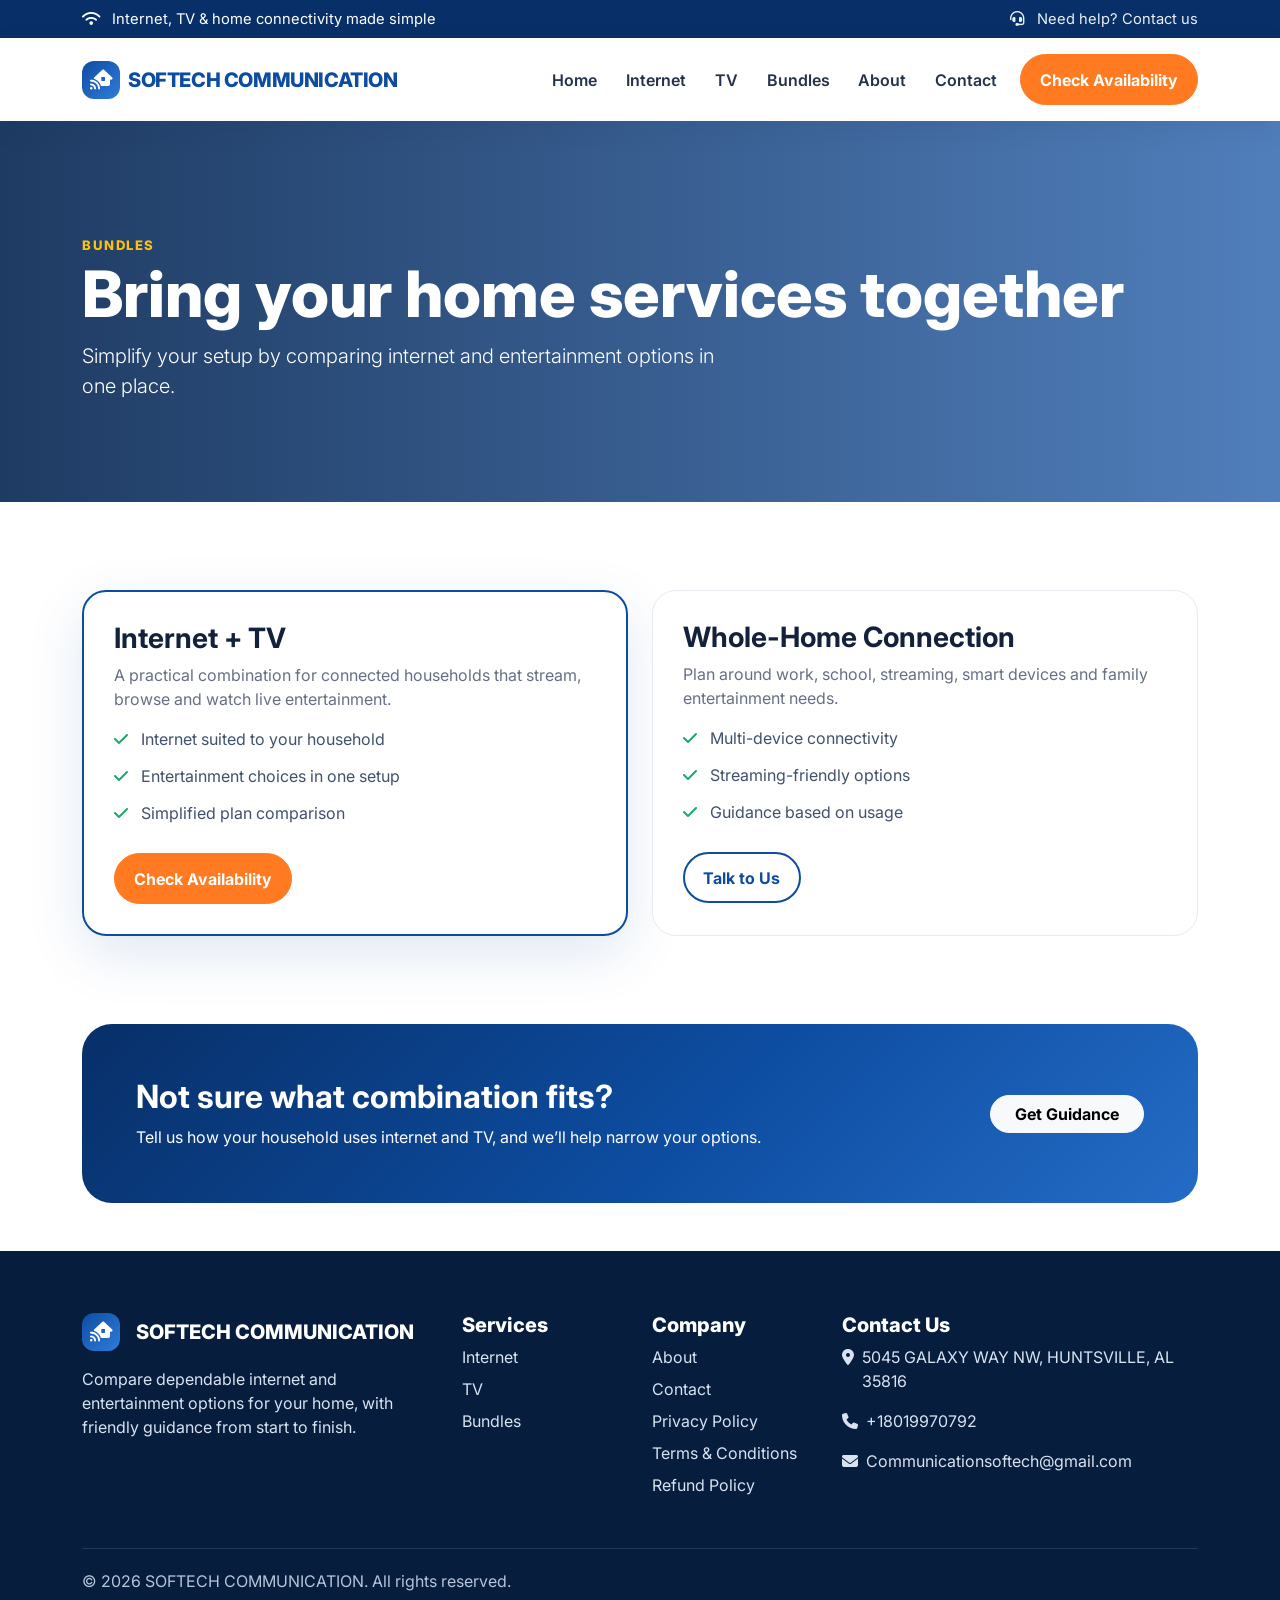
<file: bundles.html>
<!DOCTYPE html>
<html lang="en">
 <head>
  <meta charset="utf-8"/>
  <meta content="width=device-width,initial-scale=1" name="viewport"/>
  <title>
   Bundles - SOFTECH COMMUNICATION
  </title>
  <meta content="Compare internet, TV and home connectivity options with SOFTECH COMMUNICATION." name="description"/>
  <link href="https://fonts.googleapis.com" rel="preconnect"/>
  <link crossorigin="" href="https://fonts.gstatic.com" rel="preconnect"/>
  <link href="https://fonts.googleapis.com/css2?family=Inter:wght@400;500;600;700;800&amp;display=swap" rel="stylesheet"/>
  <link href="https://cdn.jsdelivr.net/npm/bootstrap@5.3.3/dist/css/bootstrap.min.css" rel="stylesheet"/>
  <link href="https://cdnjs.cloudflare.com/ajax/libs/font-awesome/6.7.2/css/all.min.css" rel="stylesheet"/>
  <link href="assets/css/style.css" rel="stylesheet"/>
 </head>
 <body>
  <div class="topbar py-2">
   <div class="container d-flex flex-wrap justify-content-between gap-2">
    <span>
     <i class="fa-solid fa-wifi me-2">
     </i>
     Internet, TV &amp; home connectivity made simple
    </span>
    <a href="contact.html">
     <i class="fa-solid fa-headset me-2">
     </i>
     Need help? Contact us
    </a>
   </div>
  </div>
  <nav class="navbar navbar-expand-lg navbar-light sticky-top">
   <div class="container py-2">
    <a class="navbar-brand d-flex align-items-center" href="index.html">
     <span class="brand-mark">
      <i class="fa-solid fa-house-signal">
      </i>
     </span>
     SOFTECH COMMUNICATION
    </a>
    <button class="navbar-toggler" data-bs-target="#mainNav" data-bs-toggle="collapse" type="button">
     <span class="navbar-toggler-icon">
     </span>
    </button>
    <div class="collapse navbar-collapse" id="mainNav">
     <ul class="navbar-nav ms-auto align-items-lg-center">
      <li class="nav-item">
       <a class="nav-link" href="index.html">
        Home
       </a>
      </li>
      <li class="nav-item">
       <a class="nav-link" href="internet.html">
        Internet
       </a>
      </li>
      <li class="nav-item">
       <a class="nav-link" href="tv.html">
        TV
       </a>
      </li>
      <li class="nav-item">
       <a class="nav-link" href="bundles.html">
        Bundles
       </a>
      </li>
      <li class="nav-item">
       <a class="nav-link" href="about.html">
        About
       </a>
      </li>
      <li class="nav-item">
       <a class="nav-link" href="contact.html">
        Contact
       </a>
      </li>
      <li class="nav-item ms-lg-2">
       <a class="btn btn-brand" href="contact.html">
        Check Availability
       </a>
      </li>
     </ul>
    </div>
   </div>
  </nav>
  <section class="inner-hero">
   <div class="container">
    <div class="section-kicker text-warning">
     Bundles
    </div>
    <h1>
     Bring your home services together
    </h1>
    <p class="lead col-lg-7">
     Simplify your setup by comparing internet and entertainment options in one place.
    </p>
   </div>
  </section>
  <section class="section-pad">
   <div class="container">
    <div class="row g-4">
     <div class="col-lg-6">
      <div class="plan-card featured">
       <h3 class="fw-bold">
        Internet + TV
       </h3>
       <p class="text-muted2">
        A practical combination for connected households that stream, browse and watch live entertainment.
       </p>
       <ul class="check-list">
        <li>
         <i class="fa-solid fa-check">
         </i>
         Internet suited to your household
        </li>
        <li>
         <i class="fa-solid fa-check">
         </i>
         Entertainment choices in one setup
        </li>
        <li>
         <i class="fa-solid fa-check">
         </i>
         Simplified plan comparison
        </li>
       </ul>
       <a class="btn btn-brand mt-3" href="contact.html">
        Check Availability
       </a>
      </div>
     </div>
     <div class="col-lg-6">
      <div class="plan-card">
       <h3 class="fw-bold">
        Whole-Home Connection
       </h3>
       <p class="text-muted2">
        Plan around work, school, streaming, smart devices and family entertainment needs.
       </p>
       <ul class="check-list">
        <li>
         <i class="fa-solid fa-check">
         </i>
         Multi-device connectivity
        </li>
        <li>
         <i class="fa-solid fa-check">
         </i>
         Streaming-friendly options
        </li>
        <li>
         <i class="fa-solid fa-check">
         </i>
         Guidance based on usage
        </li>
       </ul>
       <a class="btn btn-outline-brand mt-3" href="contact.html">
        Talk to Us
       </a>
      </div>
     </div>
    </div>
   </div>
  </section>
  <section class="pb-5">
   <div class="container">
    <div class="cta">
     <div class="row align-items-center g-4">
      <div class="col-lg-8">
       <h2 class="fw-bold">
        Not sure what combination fits?
       </h2>
       <p class="mb-0">
        Tell us how your household uses internet and TV, and we’ll help narrow your options.
       </p>
      </div>
      <div class="col-lg-4 text-lg-end">
       <a class="btn btn-light rounded-pill fw-bold px-4" href="contact.html">
        Get Guidance
       </a>
      </div>
     </div>
    </div>
   </div>
  </section>
  <footer>
    <div class="container">
        <div class="row g-4">

            <!-- Company Info -->
            <div class="col-lg-4">
                <h5 class="d-flex align-items-center gap-2">
                    <span class="brand-mark">
                        <i class="fa-solid fa-house-signal"></i>
                    </span>
                    SOFTECH COMMUNICATION
                </h5>

                <p class="mt-3 mb-0">
                    Compare dependable internet and entertainment options for your home,
                    with friendly guidance from start to finish.
                </p>
            </div>

            <!-- Services -->
            <div class="col-6 col-lg-2">
                <h5>Services</h5>

                <ul class="list-unstyled">
                    <li class="mb-2">
                        <a href="internet.html">Internet</a>
                    </li>

                    <li class="mb-2">
                        <a href="tv.html">TV</a>
                    </li>

                    <li class="mb-2">
                        <a href="bundles.html">Bundles</a>
                    </li>
                </ul>
            </div>

            <!-- Company -->
            <div class="col-6 col-lg-2">
                <h5>Company</h5>

                <ul class="list-unstyled">
                    <li class="mb-2">
                        <a href="about.html">About</a>
                    </li>

                    <li class="mb-2">
                        <a href="contact.html">Contact</a>
                    </li>

                    <li class="mb-2">
                        <a href="privacy.html">Privacy Policy</a>
                    </li>

                   <li class="mb-2">
                        <a href="terms.html">Terms &amp; Conditions</a>
                    </li>
                    <li class="mb-2">
                        <a href="refund.html">Refund Policy</a>
                    </li>
                </ul>
            </div>

            <!-- Contact Info -->
            <div class="col-lg-4">
                <h5>Contact Us</h5>

                <ul class="list-unstyled footer-contact">

                    <li class="mb-3 d-flex align-items-start gap-2">
                        <i class="fa-solid fa-location-dot mt-1"></i>
                        <span>
                            5045 GALAXY WAY NW, HUNTSVILLE, AL 35816
                        </span>
                    </li>

                    <li class="mb-3 d-flex align-items-center gap-2">
                        <i class="fa-solid fa-phone"></i>
                        <a href="tel:+18019970792">
                            +18019970792
                        </a>
                    </li>

                    <li class="mb-3 d-flex align-items-center gap-2">
                        <i class="fa-solid fa-envelope"></i>
                        <a href="mailto:Communicationsoftech@gmail.com">
                            Communicationsoftech@gmail.com
                        </a>
                    </li>

                </ul>
            </div>

        </div>

        <!-- Footer Bottom -->
        <div class="footer-bottom d-flex flex-wrap justify-content-between gap-2">
            <span>
                © <span class="current-year"></span>
                SOFTECH COMMUNICATION. All rights reserved.
            </span>

          
        </div>
    </div>
</footer>
  <script src="https://cdn.jsdelivr.net/npm/bootstrap@5.3.3/dist/js/bootstrap.bundle.min.js">
  </script>
  <script src="assets/js/main.js">
  </script>
 </body>
</html>
</file>
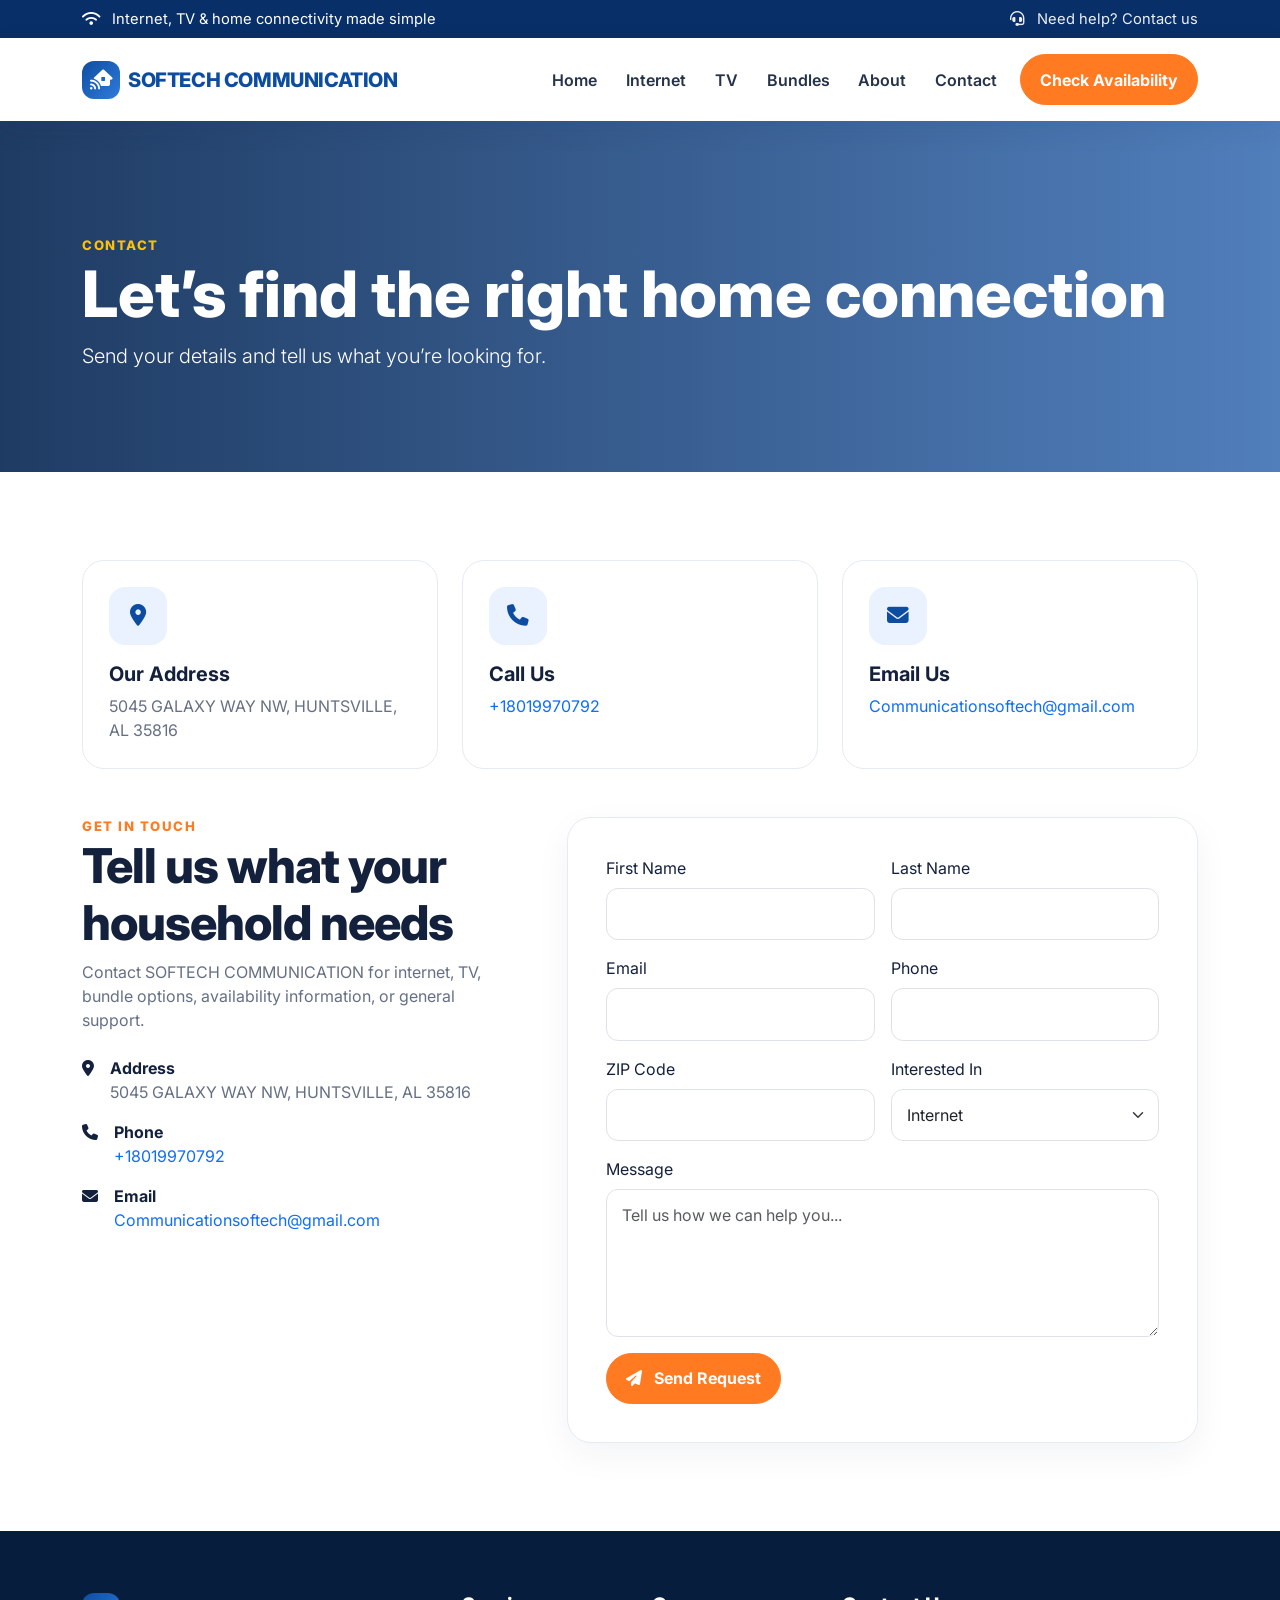
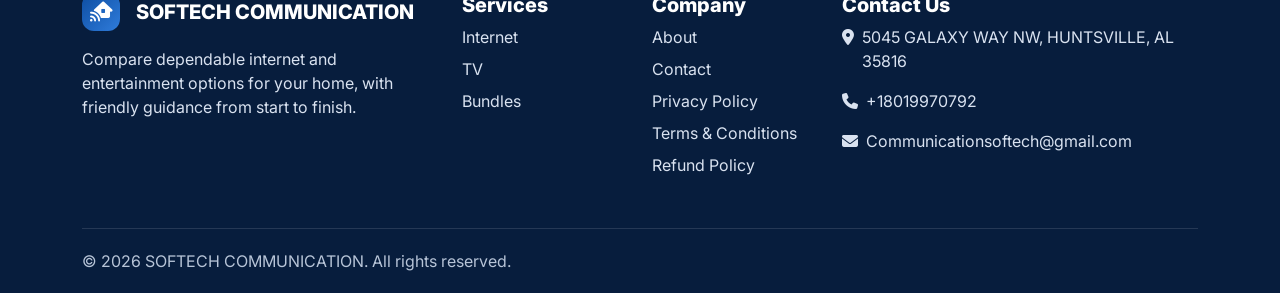
<file: contact.html>
<!DOCTYPE html>
<html lang="en">
 <head>
  <meta charset="utf-8"/>
  <meta content="width=device-width,initial-scale=1" name="viewport"/>
  <title>
   Contact - SOFTECH COMMUNICATION
  </title>
  <meta content="Compare internet, TV and home connectivity options with SOFTECH COMMUNICATION." name="description"/>
  <link href="https://fonts.googleapis.com" rel="preconnect"/>
  <link crossorigin="" href="https://fonts.gstatic.com" rel="preconnect"/>
  <link href="https://fonts.googleapis.com/css2?family=Inter:wght@400;500;600;700;800&amp;display=swap" rel="stylesheet"/>
  <link href="https://cdn.jsdelivr.net/npm/bootstrap@5.3.3/dist/css/bootstrap.min.css" rel="stylesheet"/>
  <link href="https://cdnjs.cloudflare.com/ajax/libs/font-awesome/6.7.2/css/all.min.css" rel="stylesheet"/>
  <link href="assets/css/style.css" rel="stylesheet"/>
 </head>
 <body>
  <div class="topbar py-2">
   <div class="container d-flex flex-wrap justify-content-between gap-2">
    <span>
     <i class="fa-solid fa-wifi me-2">
     </i>
     Internet, TV &amp; home connectivity made simple
    </span>
    <a href="contact.html">
     <i class="fa-solid fa-headset me-2">
     </i>
     Need help? Contact us
    </a>
   </div>
  </div>
  <nav class="navbar navbar-expand-lg navbar-light sticky-top">
   <div class="container py-2">
    <a class="navbar-brand d-flex align-items-center" href="index.html">
     <span class="brand-mark">
      <i class="fa-solid fa-house-signal">
      </i>
     </span>
     SOFTECH COMMUNICATION
    </a>
    <button class="navbar-toggler" data-bs-target="#mainNav" data-bs-toggle="collapse" type="button">
     <span class="navbar-toggler-icon">
     </span>
    </button>
    <div class="collapse navbar-collapse" id="mainNav">
     <ul class="navbar-nav ms-auto align-items-lg-center">
      <li class="nav-item">
       <a class="nav-link" href="index.html">
        Home
       </a>
      </li>
      <li class="nav-item">
       <a class="nav-link" href="internet.html">
        Internet
       </a>
      </li>
      <li class="nav-item">
       <a class="nav-link" href="tv.html">
        TV
       </a>
      </li>
      <li class="nav-item">
       <a class="nav-link" href="bundles.html">
        Bundles
       </a>
      </li>
      <li class="nav-item">
       <a class="nav-link" href="about.html">
        About
       </a>
      </li>
      <li class="nav-item">
       <a class="nav-link" href="contact.html">
        Contact
       </a>
      </li>
      <li class="nav-item ms-lg-2">
       <a class="btn btn-brand" href="contact.html">
        Check Availability
       </a>
      </li>
     </ul>
    </div>
   </div>
  </nav>
  <section class="inner-hero">
   <div class="container">
    <div class="section-kicker text-warning">
     Contact
    </div>
    <h1>
     Let’s find the right home connection
    </h1>
    <p class="lead col-lg-7">
     Send your details and tell us what you’re looking for.
    </p>
   </div>
  </section>
  <section class="section-pad">
    <div class="container">

        <!-- Contact Information Cards -->
        <div class="row g-4 mb-5">

            <!-- Address -->
            <div class="col-md-4">
                <div class="contact-card">
                    <div class="icon-box">
                        <i class="fa-solid fa-location-dot"></i>
                    </div>

                    <h5 class="fw-bold">
                        Our Address
                    </h5>

                    <p class="text-muted2 mb-0">
                        5045 GALAXY WAY NW, HUNTSVILLE, AL 35816
                    </p>
                </div>
            </div>

            <!-- Phone -->
            <div class="col-md-4">
                <div class="contact-card">
                    <div class="icon-box">
                        <i class="fa-solid fa-phone"></i>
                    </div>

                    <h5 class="fw-bold">
                        Call Us
                    </h5>

                    <p class="text-muted2 mb-0">
                        <a href="tel:+18019970792">
                            +18019970792
                        </a>
                    </p>
                </div>
            </div>

            <!-- Email -->
            <div class="col-md-4">
                <div class="contact-card">
                    <div class="icon-box">
                        <i class="fa-solid fa-envelope"></i>
                    </div>

                    <h5 class="fw-bold">
                        Email Us
                    </h5>

                    <p class="text-muted2 mb-0">
                        <a href="mailto:Communicationsoftech@gmail.com">
                            Communicationsoftech@gmail.com
                        </a>
                    </p>
                </div>
            </div>

        </div>

        <!-- Contact Form Area -->
        <div class="row g-5">

            <!-- Left Content -->
            <div class="col-lg-5">
                <div class="section-kicker">
                    Get in touch
                </div>

                <h2 class="section-title">
                    Tell us what your household needs
                </h2>

                <p class="text-muted2">
                    Contact SOFTECH COMMUNICATION for internet, TV, bundle options,
                    availability information, or general support.
                </p>

                <div class="mt-4">

                    <div class="d-flex gap-3 mb-3">
                        <i class="fa-solid fa-location-dot mt-1"></i>
                        <div>
                            <strong>Address</strong>
                            <p class="text-muted2 mb-0">
                                5045 GALAXY WAY NW, HUNTSVILLE, AL 35816
                            </p>
                        </div>
                    </div>

                    <div class="d-flex gap-3 mb-3">
                        <i class="fa-solid fa-phone mt-1"></i>
                        <div>
                            <strong>Phone</strong>
                            <p class="mb-0">
                                <a href="tel:+18019970792">
                                    +18019970792
                                </a>
                            </p>
                        </div>
                    </div>

                    <div class="d-flex gap-3">
                        <i class="fa-solid fa-envelope mt-1"></i>
                        <div>
                            <strong>Email</strong>
                            <p class="mb-0">
                                <a href="mailto:Communicationsoftech@gmail.com">
                                    Communicationsoftech@gmail.com
                                </a>
                            </p>
                        </div>
                    </div>

                </div>
            </div>

            <!-- Contact Form -->
            <div class="col-lg-7">
                <div class="policy-card">

                    <form data-demo-form="">

                        <div class="row g-3">

                            <div class="col-md-6">
                                <label class="form-label">
                                    First Name
                                </label>
                                <input
                                    type="text"
                                    class="form-control"
                                    required
                                >
                            </div>

                            <div class="col-md-6">
                                <label class="form-label">
                                    Last Name
                                </label>
                                <input
                                    type="text"
                                    class="form-control"
                                    required
                                >
                            </div>

                            <div class="col-md-6">
                                <label class="form-label">
                                    Email
                                </label>
                                <input
                                    type="email"
                                    class="form-control"
                                    required
                                >
                            </div>

                            <div class="col-md-6">
                                <label class="form-label">
                                    Phone
                                </label>
                                <input
                                    type="tel"
                                    class="form-control"
                                >
                            </div>

                            <div class="col-md-6">
                                <label class="form-label">
                                    ZIP Code
                                </label>
                                <input
                                    type="text"
                                    class="form-control"
                                    required
                                >
                            </div>

                            <div class="col-md-6">
                                <label class="form-label">
                                    Interested In
                                </label>

                                <select class="form-select">
                                    <option>Internet</option>
                                    <option>TV</option>
                                    <option>Internet + TV Bundle</option>
                                </select>
                            </div>

                            <div class="col-12">
                                <label class="form-label">
                                    Message
                                </label>

                                <textarea
                                    class="form-control"
                                    rows="5"
                                    placeholder="Tell us how we can help you..."
                                ></textarea>
                            </div>

                            <div class="col-12">
                                <button
                                    class="btn btn-brand"
                                    type="submit"
                                >
                                    <i class="fa-solid fa-paper-plane me-2"></i>
                                    Send Request
                                </button>

                                <div class="alert alert-success mt-3 d-none form-alert"></div>
                            </div>

                        </div>

                    </form>

                </div>
            </div>

        </div>

    </div>
</section>
  <footer>
    <div class="container">
        <div class="row g-4">

            <!-- Company Info -->
            <div class="col-lg-4">
                <h5 class="d-flex align-items-center gap-2">
                    <span class="brand-mark">
                        <i class="fa-solid fa-house-signal"></i>
                    </span>
                    SOFTECH COMMUNICATION
                </h5>

                <p class="mt-3 mb-0">
                    Compare dependable internet and entertainment options for your home,
                    with friendly guidance from start to finish.
                </p>
            </div>

            <!-- Services -->
            <div class="col-6 col-lg-2">
                <h5>Services</h5>

                <ul class="list-unstyled">
                    <li class="mb-2">
                        <a href="internet.html">Internet</a>
                    </li>

                    <li class="mb-2">
                        <a href="tv.html">TV</a>
                    </li>

                    <li class="mb-2">
                        <a href="bundles.html">Bundles</a>
                    </li>
                </ul>
            </div>

            <!-- Company -->
            <div class="col-6 col-lg-2">
                <h5>Company</h5>

                <ul class="list-unstyled">
                    <li class="mb-2">
                        <a href="about.html">About</a>
                    </li>

                    <li class="mb-2">
                        <a href="contact.html">Contact</a>
                    </li>

                    <li class="mb-2">
                        <a href="privacy.html">Privacy Policy</a>
                    </li>

                   <li class="mb-2">
                        <a href="terms.html">Terms &amp; Conditions</a>
                    </li>
                    <li class="mb-2">
                        <a href="refund.html">Refund Policy</a>
                    </li>
                </ul>
            </div>

            <!-- Contact Info -->
            <div class="col-lg-4">
                <h5>Contact Us</h5>

                <ul class="list-unstyled footer-contact">

                    <li class="mb-3 d-flex align-items-start gap-2">
                        <i class="fa-solid fa-location-dot mt-1"></i>
                        <span>
                            5045 GALAXY WAY NW, HUNTSVILLE, AL 35816
                        </span>
                    </li>

                    <li class="mb-3 d-flex align-items-center gap-2">
                        <i class="fa-solid fa-phone"></i>
                        <a href="tel:+18019970792">
                            +18019970792
                        </a>
                    </li>

                    <li class="mb-3 d-flex align-items-center gap-2">
                        <i class="fa-solid fa-envelope"></i>
                        <a href="mailto:Communicationsoftech@gmail.com">
                            Communicationsoftech@gmail.com
                        </a>
                    </li>

                </ul>
            </div>

        </div>

        <!-- Footer Bottom -->
        <div class="footer-bottom d-flex flex-wrap justify-content-between gap-2">
            <span>
                © <span class="current-year"></span>
                SOFTECH COMMUNICATION. All rights reserved.
            </span>

          
        </div>
    </div>
</footer>
  <script src="https://cdn.jsdelivr.net/npm/bootstrap@5.3.3/dist/js/bootstrap.bundle.min.js">
  </script>
  <script src="assets/js/main.js">
  </script>
 </body>
</html>
</file>
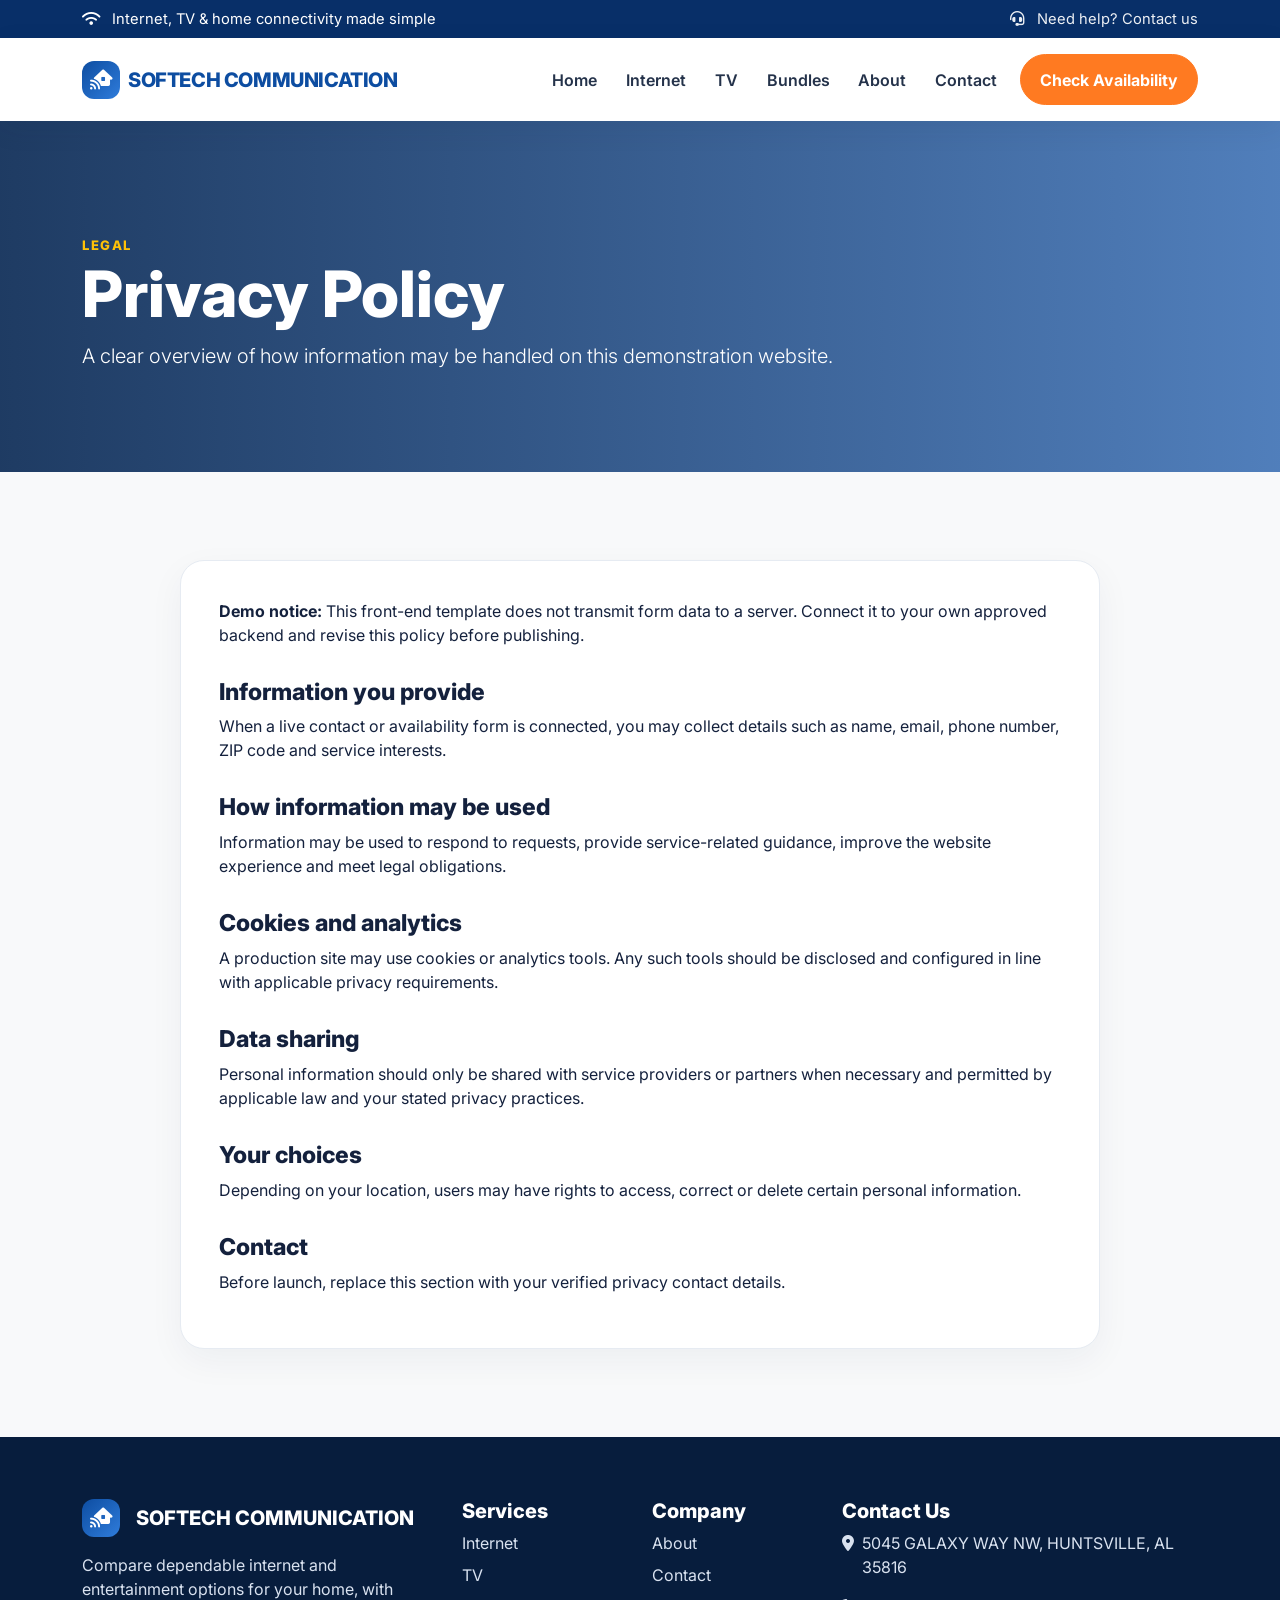
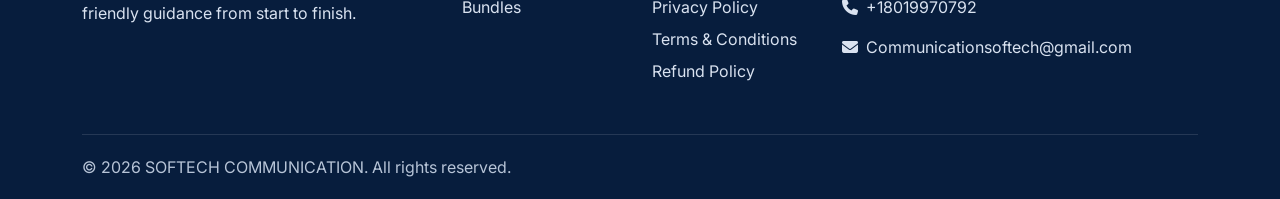
<file: privacy.html>
<!DOCTYPE html>
<html lang="en">
 <head>
  <meta charset="utf-8"/>
  <meta content="width=device-width,initial-scale=1" name="viewport"/>
  <title>
   Privacy Policy - SOFTECH COMMUNICATION
  </title>
  <meta content="Compare internet, TV and home connectivity options with SOFTECH COMMUNICATION." name="description"/>
  <link href="https://fonts.googleapis.com" rel="preconnect"/>
  <link crossorigin="" href="https://fonts.gstatic.com" rel="preconnect"/>
  <link href="https://fonts.googleapis.com/css2?family=Inter:wght@400;500;600;700;800&amp;display=swap" rel="stylesheet"/>
  <link href="https://cdn.jsdelivr.net/npm/bootstrap@5.3.3/dist/css/bootstrap.min.css" rel="stylesheet"/>
  <link href="https://cdnjs.cloudflare.com/ajax/libs/font-awesome/6.7.2/css/all.min.css" rel="stylesheet"/>
  <link href="assets/css/style.css" rel="stylesheet"/>
 </head>
 <body>
  <div class="topbar py-2">
   <div class="container d-flex flex-wrap justify-content-between gap-2">
    <span>
     <i class="fa-solid fa-wifi me-2">
     </i>
     Internet, TV &amp; home connectivity made simple
    </span>
    <a href="contact.html">
     <i class="fa-solid fa-headset me-2">
     </i>
     Need help? Contact us
    </a>
   </div>
  </div>
  <nav class="navbar navbar-expand-lg navbar-light sticky-top">
   <div class="container py-2">
    <a class="navbar-brand d-flex align-items-center" href="index.html">
     <span class="brand-mark">
      <i class="fa-solid fa-house-signal">
      </i>
     </span>
     SOFTECH COMMUNICATION
    </a>
    <button class="navbar-toggler" data-bs-target="#mainNav" data-bs-toggle="collapse" type="button">
     <span class="navbar-toggler-icon">
     </span>
    </button>
    <div class="collapse navbar-collapse" id="mainNav">
     <ul class="navbar-nav ms-auto align-items-lg-center">
      <li class="nav-item">
       <a class="nav-link" href="index.html">
        Home
       </a>
      </li>
      <li class="nav-item">
       <a class="nav-link" href="internet.html">
        Internet
       </a>
      </li>
      <li class="nav-item">
       <a class="nav-link" href="tv.html">
        TV
       </a>
      </li>
      <li class="nav-item">
       <a class="nav-link" href="bundles.html">
        Bundles
       </a>
      </li>
      <li class="nav-item">
       <a class="nav-link" href="about.html">
        About
       </a>
      </li>
      <li class="nav-item">
       <a class="nav-link" href="contact.html">
        Contact
       </a>
      </li>
      <li class="nav-item ms-lg-2">
       <a class="btn btn-brand" href="contact.html">
        Check Availability
       </a>
      </li>
     </ul>
    </div>
   </div>
  </nav>
  <section class="inner-hero">
   <div class="container">
    <div class="section-kicker text-warning">
     Legal
    </div>
    <h1>
     Privacy Policy
    </h1>
    <p class="lead">
     A clear overview of how information may be handled on this demonstration website.
    </p>
   </div>
  </section>
  <section class="section-pad bg-light">
   <div class="container">
    <div class="policy-card">
     <p>
      <strong>
       Demo notice:
      </strong>
      This front-end template does not transmit form data to a server. Connect it to your own approved backend and revise this policy before publishing.
     </p>
     <h2>
      Information you provide
     </h2>
     <p>
      When a live contact or availability form is connected, you may collect details such as name, email, phone number, ZIP code and service interests.
     </p>
     <h2>
      How information may be used
     </h2>
     <p>
      Information may be used to respond to requests, provide service-related guidance, improve the website experience and meet legal obligations.
     </p>
     <h2>
      Cookies and analytics
     </h2>
     <p>
      A production site may use cookies or analytics tools. Any such tools should be disclosed and configured in line with applicable privacy requirements.
     </p>
     <h2>
      Data sharing
     </h2>
     <p>
      Personal information should only be shared with service providers or partners when necessary and permitted by applicable law and your stated privacy practices.
     </p>
     <h2>
      Your choices
     </h2>
     <p>
      Depending on your location, users may have rights to access, correct or delete certain personal information.
     </p>
     <h2>
      Contact
     </h2>
     <p>
      Before launch, replace this section with your verified privacy contact details.
     </p>
    </div>
   </div>
  </section>
  <footer>
    <div class="container">
        <div class="row g-4">

            <!-- Company Info -->
            <div class="col-lg-4">
                <h5 class="d-flex align-items-center gap-2">
                    <span class="brand-mark">
                        <i class="fa-solid fa-house-signal"></i>
                    </span>
                    SOFTECH COMMUNICATION
                </h5>

                <p class="mt-3 mb-0">
                    Compare dependable internet and entertainment options for your home,
                    with friendly guidance from start to finish.
                </p>
            </div>

            <!-- Services -->
            <div class="col-6 col-lg-2">
                <h5>Services</h5>

                <ul class="list-unstyled">
                    <li class="mb-2">
                        <a href="internet.html">Internet</a>
                    </li>

                    <li class="mb-2">
                        <a href="tv.html">TV</a>
                    </li>

                    <li class="mb-2">
                        <a href="bundles.html">Bundles</a>
                    </li>
                </ul>
            </div>

            <!-- Company -->
            <div class="col-6 col-lg-2">
                <h5>Company</h5>

                <ul class="list-unstyled">
                    <li class="mb-2">
                        <a href="about.html">About</a>
                    </li>

                    <li class="mb-2">
                        <a href="contact.html">Contact</a>
                    </li>

                    <li class="mb-2">
                        <a href="privacy.html">Privacy Policy</a>
                    </li>

                   <li class="mb-2">
                        <a href="terms.html">Terms &amp; Conditions</a>
                    </li>
                    <li class="mb-2">
                        <a href="refund.html">Refund Policy</a>
                    </li>
                </ul>
            </div>

            <!-- Contact Info -->
            <div class="col-lg-4">
                <h5>Contact Us</h5>

                <ul class="list-unstyled footer-contact">

                    <li class="mb-3 d-flex align-items-start gap-2">
                        <i class="fa-solid fa-location-dot mt-1"></i>
                        <span>
                            5045 GALAXY WAY NW, HUNTSVILLE, AL 35816
                        </span>
                    </li>

                    <li class="mb-3 d-flex align-items-center gap-2">
                        <i class="fa-solid fa-phone"></i>
                        <a href="tel:+18019970792">
                            +18019970792
                        </a>
                    </li>

                    <li class="mb-3 d-flex align-items-center gap-2">
                        <i class="fa-solid fa-envelope"></i>
                        <a href="mailto:Communicationsoftech@gmail.com">
                            Communicationsoftech@gmail.com
                        </a>
                    </li>

                </ul>
            </div>

        </div>

        <!-- Footer Bottom -->
        <div class="footer-bottom d-flex flex-wrap justify-content-between gap-2">
            <span>
                © <span class="current-year"></span>
                SOFTECH COMMUNICATION. All rights reserved.
            </span>

          
        </div>
    </div>
</footer>
  <script src="https://cdn.jsdelivr.net/npm/bootstrap@5.3.3/dist/js/bootstrap.bundle.min.js">
  </script>
  <script src="assets/js/main.js">
  </script>
 </body>
</html>
</file>
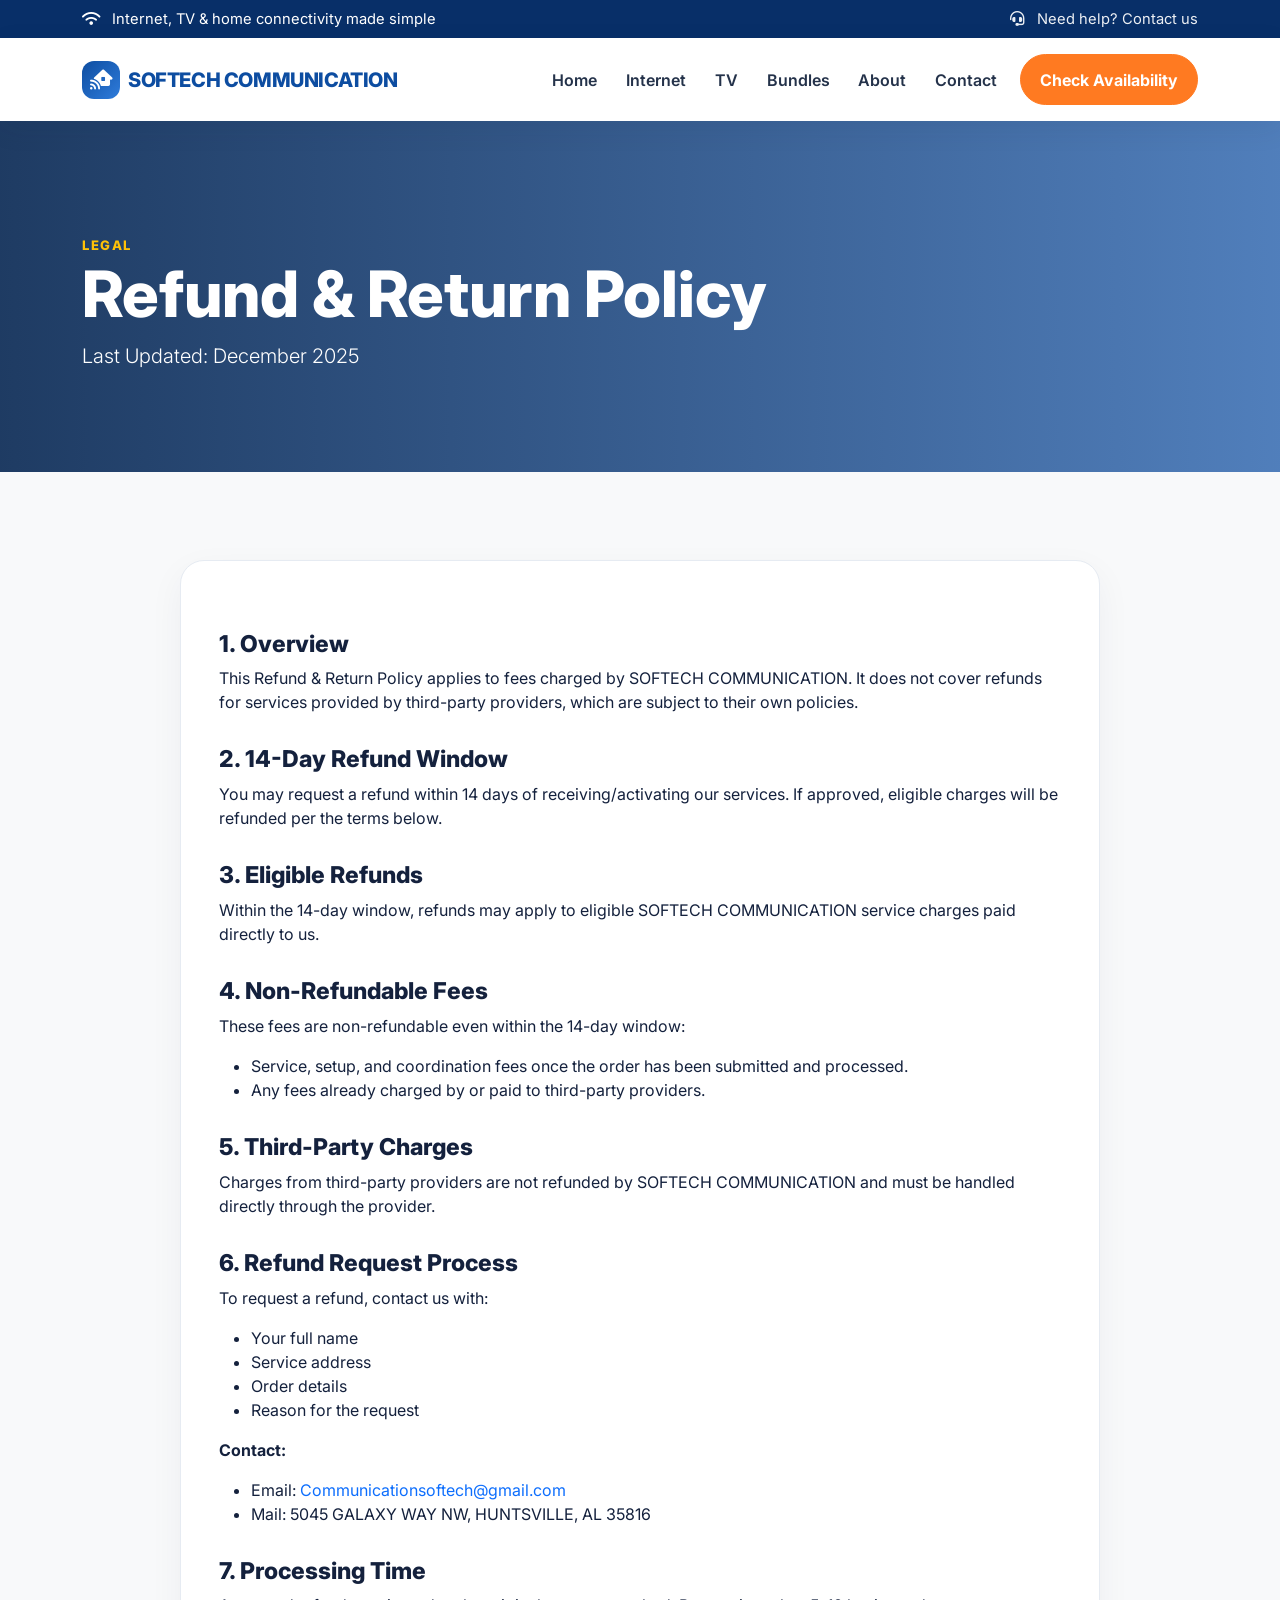
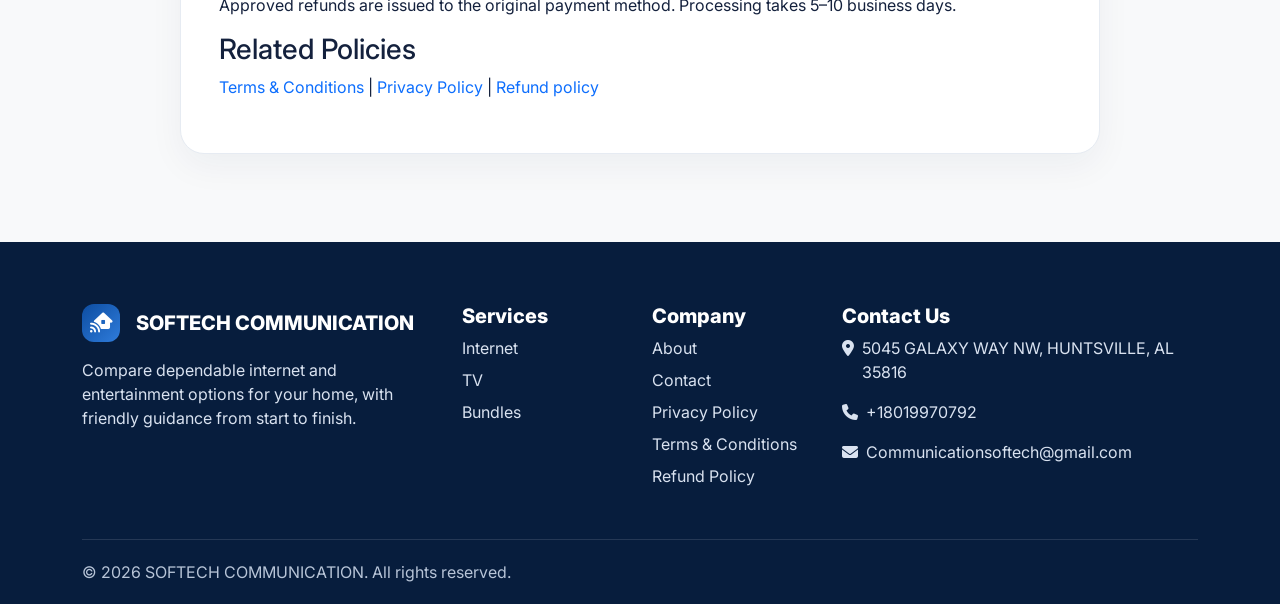
<file: refund.html>
<!DOCTYPE html>
<html lang="en">
 <head>
  <meta charset="utf-8"/>
  <meta content="width=device-width,initial-scale=1" name="viewport"/>
  <title>
   Terms &amp; Conditions - SOFTECH COMMUNICATION
  </title>
  <meta content="Compare internet, TV and home connectivity options with SOFTECH COMMUNICATION." name="description"/>
  <link href="https://fonts.googleapis.com" rel="preconnect"/>
  <link crossorigin="" href="https://fonts.gstatic.com" rel="preconnect"/>
  <link href="https://fonts.googleapis.com/css2?family=Inter:wght@400;500;600;700;800&amp;display=swap" rel="stylesheet"/>
  <link href="https://cdn.jsdelivr.net/npm/bootstrap@5.3.3/dist/css/bootstrap.min.css" rel="stylesheet"/>
  <link href="https://cdnjs.cloudflare.com/ajax/libs/font-awesome/6.7.2/css/all.min.css" rel="stylesheet"/>
  <link href="assets/css/style.css" rel="stylesheet"/>
 </head>
 <body>
  <div class="topbar py-2">
   <div class="container d-flex flex-wrap justify-content-between gap-2">
    <span>
     <i class="fa-solid fa-wifi me-2">
     </i>
     Internet, TV &amp; home connectivity made simple
    </span>
    <a href="contact.html">
     <i class="fa-solid fa-headset me-2">
     </i>
     Need help? Contact us
    </a>
   </div>
  </div>
  <nav class="navbar navbar-expand-lg navbar-light sticky-top">
   <div class="container py-2">
    <a class="navbar-brand d-flex align-items-center" href="index.html">
     <span class="brand-mark">
      <i class="fa-solid fa-house-signal">
      </i>
     </span>
     SOFTECH COMMUNICATION
    </a>
    <button class="navbar-toggler" data-bs-target="#mainNav" data-bs-toggle="collapse" type="button">
     <span class="navbar-toggler-icon">
     </span>
    </button>
    <div class="collapse navbar-collapse" id="mainNav">
     <ul class="navbar-nav ms-auto align-items-lg-center">
      <li class="nav-item">
       <a class="nav-link" href="index.html">
        Home
       </a>
      </li>
      <li class="nav-item">
       <a class="nav-link" href="internet.html">
        Internet
       </a>
      </li>
      <li class="nav-item">
       <a class="nav-link" href="tv.html">
        TV
       </a>
      </li>
      <li class="nav-item">
       <a class="nav-link" href="bundles.html">
        Bundles
       </a>
      </li>
      <li class="nav-item">
       <a class="nav-link" href="about.html">
        About
       </a>
      </li>
      <li class="nav-item">
       <a class="nav-link" href="contact.html">
        Contact
       </a>
      </li>
      <li class="nav-item ms-lg-2">
       <a class="btn btn-brand" href="contact.html">
        Check Availability
       </a>
      </li>
     </ul>
    </div>
   </div>
  </nav>
  <section class="inner-hero">
   <div class="container">
    <div class="section-kicker text-warning">
     Legal
    </div>
    <h1>
     Refund & Return Policy
    </h1>
    <p class="lead">
     Last Updated: December 2025
    </p>
   </div>
  </section>
  <section class="section-pad bg-light">
  <div class="container">
    <div class="policy-card">

      <h2>1. Overview</h2>
      <p>
        This Refund &amp; Return Policy applies to fees charged by SOFTECH COMMUNICATION.
        It does not cover refunds for services provided by third-party providers, which are
        subject to their own policies.
      </p>

      <h2>2. 14-Day Refund Window</h2>
      <p>
        You may request a refund within 14 days of receiving/activating our services.
        If approved, eligible charges will be refunded per the terms below.
      </p>

      <h2>3. Eligible Refunds</h2>
      <p>
        Within the 14-day window, refunds may apply to eligible SOFTECH COMMUNICATION
        service charges paid directly to us.
      </p>

      <h2>4. Non-Refundable Fees</h2>
      <p>These fees are non-refundable even within the 14-day window:</p>

      <ul>
        <li>
          Service, setup, and coordination fees once the order has been submitted and processed.
        </li>
        <li>
          Any fees already charged by or paid to third-party providers.
        </li>
      </ul>

      <h2>5. Third-Party Charges</h2>
      <p>
        Charges from third-party providers are not refunded by SOFTECH COMMUNICATION
        and must be handled directly through the provider.
      </p>

      <h2>6. Refund Request Process</h2>
      <p>To request a refund, contact us with:</p>

      <ul>
        <li>Your full name</li>
        <li>Service address</li>
        <li>Order details</li>
        <li>Reason for the request</li>
      </ul>

      <p>
        <strong>Contact:</strong>
      </p>

      <ul>
        <li>
          Email:
          <a href="mailto:Communicationsoftech@gmail.com">
            Communicationsoftech@gmail.com
          </a>
        </li>
        <li>
          Mail: 5045 GALAXY WAY NW, HUNTSVILLE, AL 35816
        </li>
      </ul>

      <h2>7. Processing Time</h2>
      <p>
        Approved refunds are issued to the original payment method.
        Processing takes 5–10 business days.
      </p>

      <h3>Related Policies</h3>

      <p>
        <a href="terms.html">
          Terms &amp; Conditions
        </a>
        |
        <a href="privacy.html">
          Privacy Policy
        </a>
        |
        <a href="refund.html">
          Refund policy
        </a>
      </p>

    </div>
  </div>
</section>
  <footer>
    <div class="container">
        <div class="row g-4">

            <!-- Company Info -->
            <div class="col-lg-4">
                <h5 class="d-flex align-items-center gap-2">
                    <span class="brand-mark">
                        <i class="fa-solid fa-house-signal"></i>
                    </span>
                    SOFTECH COMMUNICATION
                </h5>

                <p class="mt-3 mb-0">
                    Compare dependable internet and entertainment options for your home,
                    with friendly guidance from start to finish.
                </p>
            </div>

            <!-- Services -->
            <div class="col-6 col-lg-2">
                <h5>Services</h5>

                <ul class="list-unstyled">
                    <li class="mb-2">
                        <a href="internet.html">Internet</a>
                    </li>

                    <li class="mb-2">
                        <a href="tv.html">TV</a>
                    </li>

                    <li class="mb-2">
                        <a href="bundles.html">Bundles</a>
                    </li>
                </ul>
            </div>

            <!-- Company -->
            <div class="col-6 col-lg-2">
                <h5>Company</h5>

                <ul class="list-unstyled">
                    <li class="mb-2">
                        <a href="about.html">About</a>
                    </li>

                    <li class="mb-2">
                        <a href="contact.html">Contact</a>
                    </li>

                    <li class="mb-2">
                        <a href="privacy.html">Privacy Policy</a>
                    </li>

                   <li class="mb-2">
                        <a href="terms.html">Terms &amp; Conditions</a>
                    </li>
                    <li class="mb-2">
                        <a href="refund.html">Refund Policy</a>
                    </li>
                </ul>
            </div>

            <!-- Contact Info -->
            <div class="col-lg-4">
                <h5>Contact Us</h5>

                <ul class="list-unstyled footer-contact">

                    <li class="mb-3 d-flex align-items-start gap-2">
                        <i class="fa-solid fa-location-dot mt-1"></i>
                        <span>
                            5045 GALAXY WAY NW, HUNTSVILLE, AL 35816
                        </span>
                    </li>

                    <li class="mb-3 d-flex align-items-center gap-2">
                        <i class="fa-solid fa-phone"></i>
                        <a href="tel:+18019970792">
                            +18019970792
                        </a>
                    </li>

                    <li class="mb-3 d-flex align-items-center gap-2">
                        <i class="fa-solid fa-envelope"></i>
                        <a href="mailto:Communicationsoftech@gmail.com">
                            Communicationsoftech@gmail.com
                        </a>
                    </li>

                </ul>
            </div>

        </div>

        <!-- Footer Bottom -->
        <div class="footer-bottom d-flex flex-wrap justify-content-between gap-2">
            <span>
                © <span class="current-year"></span>
                SOFTECH COMMUNICATION. All rights reserved.
            </span>

          
        </div>
    </div>
</footer>
  <script src="https://cdn.jsdelivr.net/npm/bootstrap@5.3.3/dist/js/bootstrap.bundle.min.js">
  </script>
  <script src="assets/js/main.js">
  </script>
 </body>
</html>
</file>
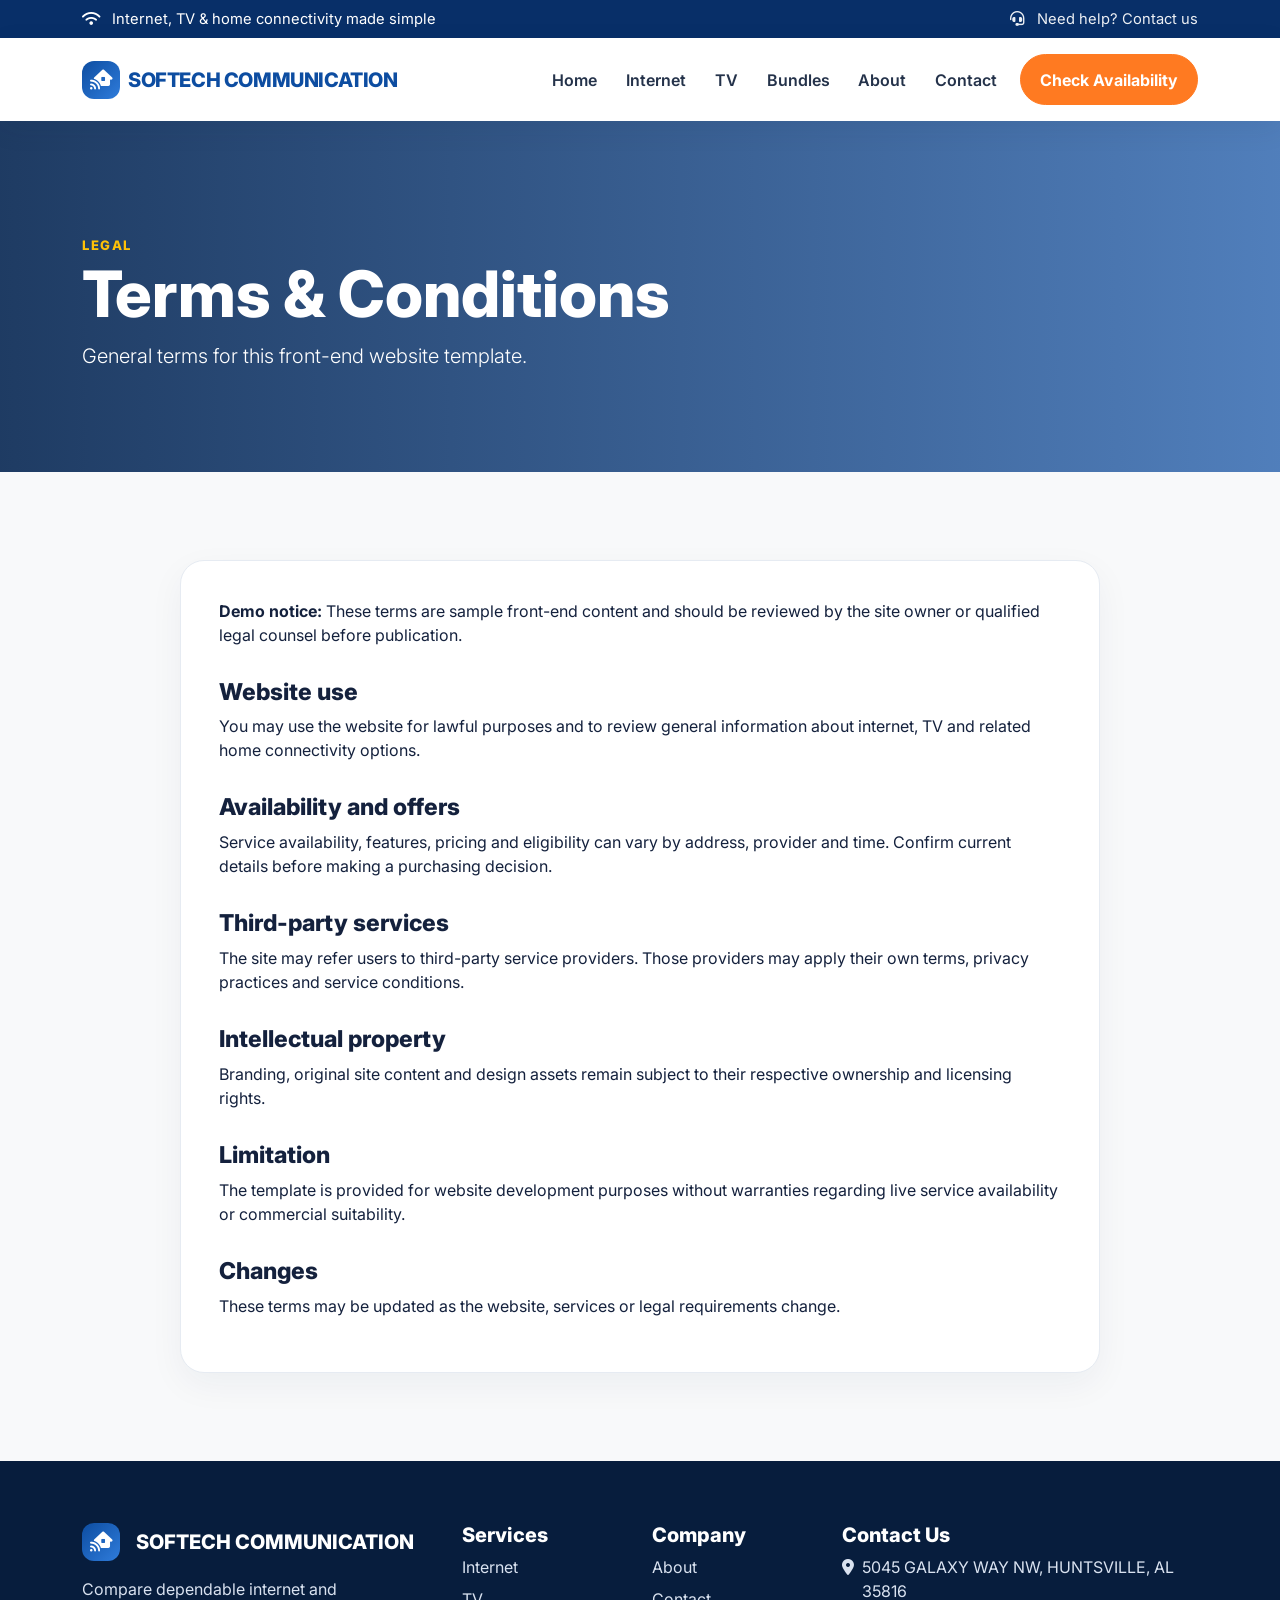
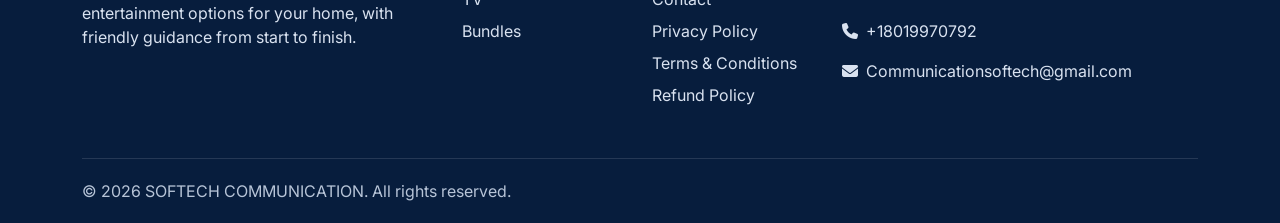
<file: terms.html>
<!DOCTYPE html>
<html lang="en">
 <head>
  <meta charset="utf-8"/>
  <meta content="width=device-width,initial-scale=1" name="viewport"/>
  <title>
   Terms &amp; Conditions - SOFTECH COMMUNICATION
  </title>
  <meta content="Compare internet, TV and home connectivity options with SOFTECH COMMUNICATION." name="description"/>
  <link href="https://fonts.googleapis.com" rel="preconnect"/>
  <link crossorigin="" href="https://fonts.gstatic.com" rel="preconnect"/>
  <link href="https://fonts.googleapis.com/css2?family=Inter:wght@400;500;600;700;800&amp;display=swap" rel="stylesheet"/>
  <link href="https://cdn.jsdelivr.net/npm/bootstrap@5.3.3/dist/css/bootstrap.min.css" rel="stylesheet"/>
  <link href="https://cdnjs.cloudflare.com/ajax/libs/font-awesome/6.7.2/css/all.min.css" rel="stylesheet"/>
  <link href="assets/css/style.css" rel="stylesheet"/>
 </head>
 <body>
  <div class="topbar py-2">
   <div class="container d-flex flex-wrap justify-content-between gap-2">
    <span>
     <i class="fa-solid fa-wifi me-2">
     </i>
     Internet, TV &amp; home connectivity made simple
    </span>
    <a href="contact.html">
     <i class="fa-solid fa-headset me-2">
     </i>
     Need help? Contact us
    </a>
   </div>
  </div>
  <nav class="navbar navbar-expand-lg navbar-light sticky-top">
   <div class="container py-2">
    <a class="navbar-brand d-flex align-items-center" href="index.html">
     <span class="brand-mark">
      <i class="fa-solid fa-house-signal">
      </i>
     </span>
     SOFTECH COMMUNICATION
    </a>
    <button class="navbar-toggler" data-bs-target="#mainNav" data-bs-toggle="collapse" type="button">
     <span class="navbar-toggler-icon">
     </span>
    </button>
    <div class="collapse navbar-collapse" id="mainNav">
     <ul class="navbar-nav ms-auto align-items-lg-center">
      <li class="nav-item">
       <a class="nav-link" href="index.html">
        Home
       </a>
      </li>
      <li class="nav-item">
       <a class="nav-link" href="internet.html">
        Internet
       </a>
      </li>
      <li class="nav-item">
       <a class="nav-link" href="tv.html">
        TV
       </a>
      </li>
      <li class="nav-item">
       <a class="nav-link" href="bundles.html">
        Bundles
       </a>
      </li>
      <li class="nav-item">
       <a class="nav-link" href="about.html">
        About
       </a>
      </li>
      <li class="nav-item">
       <a class="nav-link" href="contact.html">
        Contact
       </a>
      </li>
      <li class="nav-item ms-lg-2">
       <a class="btn btn-brand" href="contact.html">
        Check Availability
       </a>
      </li>
     </ul>
    </div>
   </div>
  </nav>
  <section class="inner-hero">
   <div class="container">
    <div class="section-kicker text-warning">
     Legal
    </div>
    <h1>
     Terms &amp; Conditions
    </h1>
    <p class="lead">
     General terms for this front-end website template.
    </p>
   </div>
  </section>
  <section class="section-pad bg-light">
   <div class="container">
    <div class="policy-card">
     <p>
      <strong>
       Demo notice:
      </strong>
      These terms are sample front-end content and should be reviewed by the site owner or qualified legal counsel before publication.
     </p>
     <h2>
      Website use
     </h2>
     <p>
      You may use the website for lawful purposes and to review general information about internet, TV and related home connectivity options.
     </p>
     <h2>
      Availability and offers
     </h2>
     <p>
      Service availability, features, pricing and eligibility can vary by address, provider and time. Confirm current details before making a purchasing decision.
     </p>
     <h2>
      Third-party services
     </h2>
     <p>
      The site may refer users to third-party service providers. Those providers may apply their own terms, privacy practices and service conditions.
     </p>
     <h2>
      Intellectual property
     </h2>
     <p>
      Branding, original site content and design assets remain subject to their respective ownership and licensing rights.
     </p>
     <h2>
      Limitation
     </h2>
     <p>
      The template is provided for website development purposes without warranties regarding live service availability or commercial suitability.
     </p>
     <h2>
      Changes
     </h2>
     <p>
      These terms may be updated as the website, services or legal requirements change.
     </p>
    </div>
   </div>
  </section>
  <footer>
    <div class="container">
        <div class="row g-4">

            <!-- Company Info -->
            <div class="col-lg-4">
                <h5 class="d-flex align-items-center gap-2">
                    <span class="brand-mark">
                        <i class="fa-solid fa-house-signal"></i>
                    </span>
                    SOFTECH COMMUNICATION
                </h5>

                <p class="mt-3 mb-0">
                    Compare dependable internet and entertainment options for your home,
                    with friendly guidance from start to finish.
                </p>
            </div>

            <!-- Services -->
            <div class="col-6 col-lg-2">
                <h5>Services</h5>

                <ul class="list-unstyled">
                    <li class="mb-2">
                        <a href="internet.html">Internet</a>
                    </li>

                    <li class="mb-2">
                        <a href="tv.html">TV</a>
                    </li>

                    <li class="mb-2">
                        <a href="bundles.html">Bundles</a>
                    </li>
                </ul>
            </div>

            <!-- Company -->
            <div class="col-6 col-lg-2">
                <h5>Company</h5>

                <ul class="list-unstyled">
                    <li class="mb-2">
                        <a href="about.html">About</a>
                    </li>

                    <li class="mb-2">
                        <a href="contact.html">Contact</a>
                    </li>

                    <li class="mb-2">
                        <a href="privacy.html">Privacy Policy</a>
                    </li>

                   <li class="mb-2">
                        <a href="terms.html">Terms &amp; Conditions</a>
                    </li>
                    <li class="mb-2">
                        <a href="refund.html">Refund Policy</a>
                    </li>
                </ul>
            </div>

            <!-- Contact Info -->
            <div class="col-lg-4">
                <h5>Contact Us</h5>

                <ul class="list-unstyled footer-contact">

                    <li class="mb-3 d-flex align-items-start gap-2">
                        <i class="fa-solid fa-location-dot mt-1"></i>
                        <span>
                            5045 GALAXY WAY NW, HUNTSVILLE, AL 35816
                        </span>
                    </li>

                    <li class="mb-3 d-flex align-items-center gap-2">
                        <i class="fa-solid fa-phone"></i>
                        <a href="tel:+18019970792">
                            +18019970792
                        </a>
                    </li>

                    <li class="mb-3 d-flex align-items-center gap-2">
                        <i class="fa-solid fa-envelope"></i>
                        <a href="mailto:Communicationsoftech@gmail.com">
                            Communicationsoftech@gmail.com
                        </a>
                    </li>

                </ul>
            </div>

        </div>

        <!-- Footer Bottom -->
        <div class="footer-bottom d-flex flex-wrap justify-content-between gap-2">
            <span>
                © <span class="current-year"></span>
                SOFTECH COMMUNICATION. All rights reserved.
            </span>

          
        </div>
    </div>
</footer>
  <script src="https://cdn.jsdelivr.net/npm/bootstrap@5.3.3/dist/js/bootstrap.bundle.min.js">
  </script>
  <script src="assets/js/main.js">
  </script>
 </body>
</html>
</file>
<file: assets/css/style.css>
:root {
  --primary: #0d4da1;
  --primary-dark: #082f68;
  --accent: #ff7a21;
  --ink: #14213d;
  --muted: #667085;
  --soft: #f5f8fc;
  --line: #e6ebf2;
}

* {
  box-sizing: border-box;
}

html {
  scroll-behavior: smooth;
}

body {
  margin: 0;
  font-family: "Inter", Arial, sans-serif;
  color: var(--ink);
  background: #ffffff;
}

a {
  text-decoration: none;
}

.topbar {
  background: var(--primary-dark);
  color: #ffffff;
  font-size: 0.92rem;
}

.topbar a {
  color: #ffffff;
  opacity: 0.92;
}

.navbar {
  background: #ffffff;
  box-shadow: 0 8px 28px rgba(17, 38, 71, 0.08);
}

.navbar-brand {
  font-weight: 800;
  color: var(--primary) !important;
  letter-spacing: -0.4px;
}

.navbar-brand .brand-mark,
footer .brand-mark {
  width: 38px;
  height: 38px;
  display: inline-grid;
  place-items: center;
  margin-right: 8px;
  border-radius: 12px;
  background: linear-gradient(135deg, var(--primary), #2f7cdb);
  color: #ffffff;
}

.nav-link {
  padding: 0.8rem 0.9rem !important;
  font-weight: 600;
  color: #24324a !important;
}

.nav-link:hover,
.nav-link.active {
  color: var(--primary) !important;
}

.btn-brand {
  padding: 0.78rem 1.2rem;
  border-color: var(--accent);
  border-radius: 999px;
  background: var(--accent);
  color: #ffffff;
  font-weight: 700;
}

.btn-brand:hover {
  border-color: #ec6812;
  background: #ec6812;
  color: #ffffff;
}

.btn-outline-brand {
  padding: 0.7rem 1.15rem;
  border: 2px solid var(--primary);
  border-radius: 999px;
  color: var(--primary);
  font-weight: 700;
}

.btn-outline-brand:hover {
  background: var(--primary);
  color: #ffffff;
}

.hero {
  min-height: 650px;
  display: flex;
  align-items: center;
  background:
    linear-gradient(90deg, rgba(7, 32, 73, 0.88), rgba(7, 32, 73, 0.58)),
    url("https://images.unsplash.com/photo-1587614382346-4ec70e388b28?auto=format&fit=crop&w=1800&q=85") center / cover no-repeat;
  color: #ffffff;
}

.hero h1 {
  font-size: clamp(2.5rem, 5vw, 4.8rem);
  line-height: 1.02;
  font-weight: 800;
  letter-spacing: -2px;
}
.pricing-section {
    background: #f7f9fc;
}

.pricing-badge {
    display: inline-block;
    padding: 8px 18px;
    border-radius: 50px;
    background: rgba(13, 110, 253, 0.1);
    color: #0d6efd;
    font-weight: 700;
    font-size: 14px;
}

.pricing-card {
    position: relative;
    background: #ffffff;
    border: 1px solid #e9edf3;
    border-radius: 24px;
    padding: 35px 30px;
    overflow: hidden;
    transition: 0.4s ease;
    box-shadow: 0 10px 35px rgba(0, 0, 0, 0.06);
}

.pricing-card::before {
    content: "";
    position: absolute;
    width: 150px;
    height: 150px;
    border-radius: 50%;
    background: rgba(13, 110, 253, 0.07);
    right: -70px;
    top: -70px;
    transition: 0.5s ease;
}

.pricing-card:hover {
    transform: translateY(-12px);
    box-shadow: 0 22px 55px rgba(0, 0, 0, 0.13);
    border-color: rgba(13, 110, 253, 0.3);
}

.pricing-card:hover::before {
    width: 210px;
    height: 210px;
}

.pricing-card.featured {
    border: 2px solid #0d6efd;
    transform: translateY(-8px);
}

.pricing-card.featured:hover {
    transform: translateY(-16px);
}

.popular-label {
    position: absolute;
    top: 18px;
    right: -38px;
    background: #0d6efd;
    color: #ffffff;
    font-size: 12px;
    font-weight: 700;
    padding: 8px 42px;
    transform: rotate(45deg);
}

.pricing-icon {
    width: 68px;
    height: 68px;
    display: flex;
    align-items: center;
    justify-content: center;
    border-radius: 18px;
    background: linear-gradient(135deg, #0d6efd, #5a8ff7);
    color: #ffffff;
    font-size: 28px;
    margin-bottom: 24px;
    box-shadow: 0 10px 25px rgba(13, 110, 253, 0.22);
    transition: 0.35s ease;
}

.pricing-card:hover .pricing-icon {
    transform: scale(1.1) rotate(6deg);
}

.pricing-card h4 {
    font-size: 23px;
    font-weight: 800;
    margin-bottom: 7px;
}

.plan-subtitle {
    color: #7a8493;
    margin-bottom: 22px;
}

.price-box {
    display: flex;
    align-items: flex-start;
    margin-bottom: 28px;
}

.currency {
    font-size: 22px;
    font-weight: 700;
    margin-top: 8px;
}

.price {
    font-size: 52px;
    line-height: 1;
    font-weight: 800;
    color: #111827;
}

.month {
    align-self: flex-end;
    margin-left: 4px;
    color: #7a8493;
    margin-bottom: 5px;
}

.pricing-list {
    list-style: none;
    padding: 0;
    margin: 0 0 28px;
}

.pricing-list li {
    display: flex;
    align-items: center;
    gap: 10px;
    margin-bottom: 14px;
    color: #4b5563;
}

.pricing-list i {
    color: #0d6efd;
}

.pricing-btn {
    background: #0d6efd;
    color: #ffffff;
    border-radius: 12px;
    font-weight: 700;
    padding: 12px 18px;
    transition: 0.3s ease;
}

.pricing-btn:hover {
    background: #084298;
    color: #ffffff;
    transform: translateY(-2px);
}
.hero p {
  max-width: 660px;
  font-size: 1.14rem;
  color: rgba(255, 255, 255, 0.9);
}

.hero-card {
  padding: 1.3rem;
  border-radius: 24px;
  background: #ffffff;
  color: var(--ink);
  box-shadow: 0 22px 65px rgba(0, 0, 0, 0.22);
}

.hero-card .form-control {
  padding: 0.9rem 1rem;
  border-color: #d7deea;
  border-radius: 14px;
}

.hero-badge {
  display: inline-flex;
  align-items: center;
  gap: 0.5rem;
  padding: 0.5rem 0.8rem;
  border: 1px solid rgba(255, 255, 255, 0.23);
  border-radius: 999px;
  background: rgba(255, 255, 255, 0.12);
  font-weight: 700;
}

.section-pad {
  padding: 88px 0;
}

.section-title {
  font-size: clamp(2rem, 4vw, 3rem);
  font-weight: 800;
  letter-spacing: -1px;
}

.section-kicker {
  color: var(--accent);
  font-size: 0.82rem;
  font-weight: 800;
  letter-spacing: 1.5px;
  text-transform: uppercase;
}

.text-muted2 {
  color: var(--muted);
}

.service-card {
  height: 100%;
  padding: 28px;
  border: 1px solid var(--line);
  border-radius: 22px;
  background: #ffffff;
  box-shadow: 0 12px 35px rgba(15, 42, 77, 0.05);
  transition: 0.25s ease;
}

.service-card:hover {
  transform: translateY(-6px);
  box-shadow: 0 20px 45px rgba(15, 42, 77, 0.12);
}

.icon-box {
  width: 58px;
  height: 58px;
  display: grid;
  place-items: center;
  margin-bottom: 1.1rem;
  border-radius: 16px;
  background: #eaf2ff;
  color: var(--primary);
  font-size: 1.35rem;
}

.plan-card {
  position: relative;
  height: 100%;
  overflow: hidden;
  padding: 30px;
  border: 1px solid var(--line);
  border-radius: 24px;
  background: #ffffff;
}

.plan-card.featured {
  border: 2px solid var(--primary);
  box-shadow: 0 18px 55px rgba(13, 77, 161, 0.13);
}

.plan-label {
  position: absolute;
  top: 18px;
  right: -35px;
  padding: 6px 42px;
  transform: rotate(35deg);
  background: var(--accent);
  color: #ffffff;
  font-size: 0.75rem;
  font-weight: 800;
}

.plan-price {
  color: var(--primary);
  font-size: 2.3rem;
  font-weight: 800;
}

.check-list {
  margin: 0;
  padding: 0;
  list-style: none;
}

.check-list li {
  margin: 0.8rem 0;
  color: #40516c;
}

.check-list i {
  margin-right: 0.55rem;
  color: #1aa76c;
}

.split-img {
  width: 100%;
  height: 480px;
  object-fit: cover;
  border-radius: 28px;
}

.stats {
  padding: 38px;
  border-radius: 30px;
  background: linear-gradient(135deg, var(--primary-dark), var(--primary));
  color: #ffffff;
}

.stat-num {
  font-size: 2.25rem;
  font-weight: 800;
}

.cta {
  padding: 54px;
  border-radius: 30px;
  background: linear-gradient(135deg, #082f68, #0d4da1 55%, #256cc6);
  color: #ffffff;
}

.inner-hero {
  padding: 115px 0 85px;
  background:
    linear-gradient(90deg, rgba(6, 38, 82, 0.9), rgba(13, 77, 161, 0.72)),
    url("https://images.unsplash.com/photo-1558494949-ef010cbdcc31?auto=format&fit=crop&w=1800&q=85") center / cover;
  color: #ffffff;
}

.inner-hero h1 {
  font-size: clamp(2.4rem, 5vw, 4rem);
  font-weight: 800;
}

.policy-card {
  max-width: 920px;
  margin: auto;
  padding: 38px;
  border: 1px solid var(--line);
  border-radius: 24px;
  background: #ffffff;
  box-shadow: 0 12px 35px rgba(15, 42, 77, 0.05);
}

.policy-card h2 {
  margin-top: 2rem;
  font-size: 1.45rem;
  font-weight: 800;
}

.contact-card {
  height: 100%;
  padding: 26px;
  border: 1px solid var(--line);
  border-radius: 22px;
  background: #ffffff;
}

.form-control,
.form-select {
  padding: 0.82rem 0.95rem;
  border-radius: 12px;
}

footer {
  padding-top: 62px;
  background: #071d3d;
  color: #d9e2f0;
}

footer h5 {
  color: #ffffff;
  font-weight: 800;
}

footer a {
  color: #d9e2f0;
}

footer a:hover {
  color: #ffffff;
}

.footer-bottom {
  margin-top: 35px;
  padding: 20px 0;
  border-top: 1px solid rgba(255, 255, 255, 0.12);
  color: #b7c4d7;
}

@media (max-width: 991.98px) {
  .hero {
    min-height: auto;
    padding: 110px 0 80px;
  }

  .hero h1 {
    letter-spacing: -1px;
  }

  .section-pad {
    padding: 68px 0;
  }

  .split-img {
    height: 380px;
  }
}
</file>
